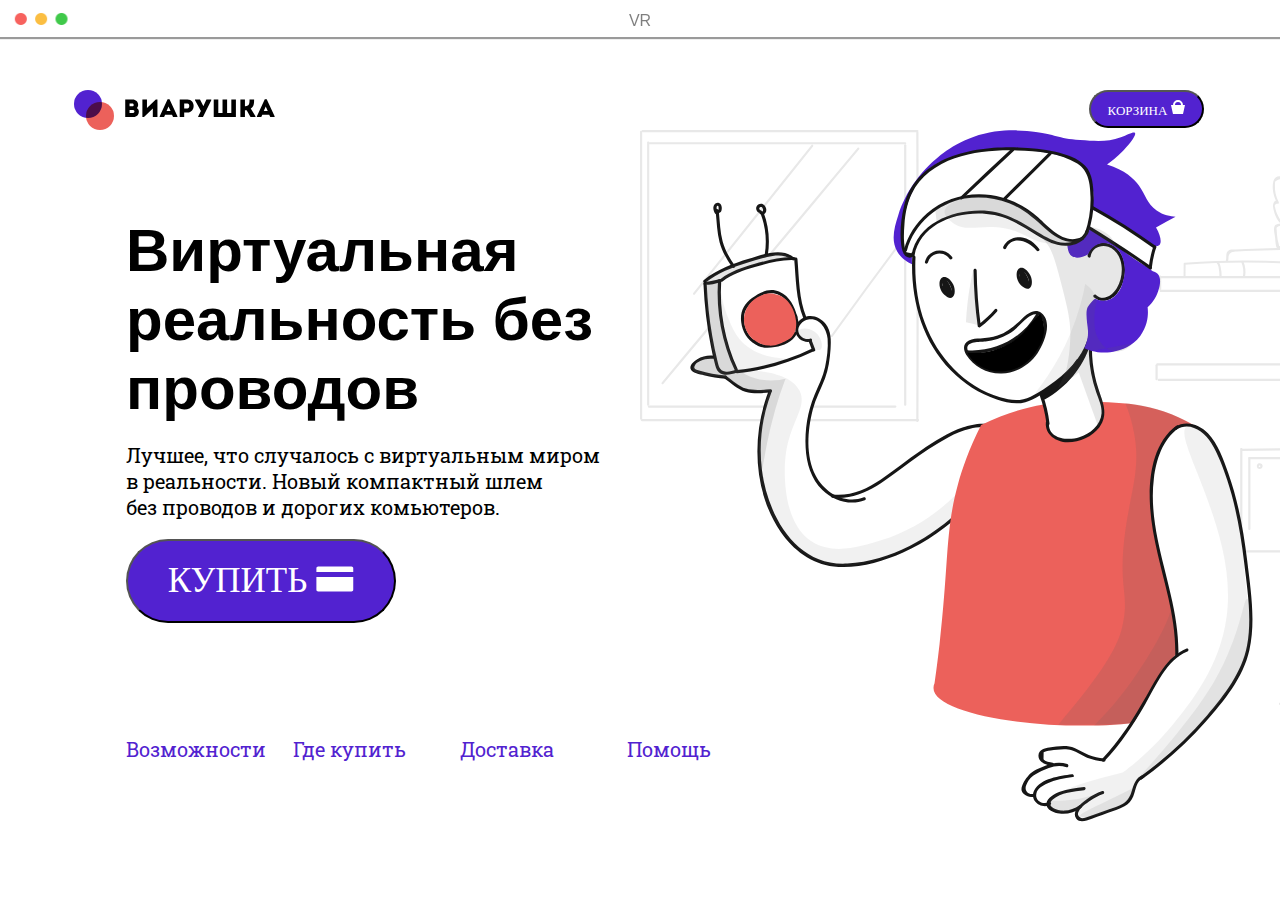
<file: index1.html>
<!DOCTYPE html>
<html lang="en">
<head>
    <meta charset="UTF-8">
    <meta name="viewport" content="width=device-width, initial-scale=1.0">
    <title>Document</title>
    <link href="https://fonts.googleapis.com/css2?family=Roboto+Slab:wght@300&display=swap" rel="stylesheet">
    <link rel="stylesheet" href="./css/style1.css">
</head>
<body>
    <header class="header">
        <div class="header__browser">
<div class="browser__text">VR</div>
</div>
<div class="header__logo">
  <div class="header__logo-container">
<img class="logo-container__image" src="./images/logo.svg" alt="Viarushka">
<button class="logo-container__button-basket">КОРЗИНА
    <img class="button-basket__picture" src="./images/icon_basket.svg" alt="basket">
</button></div></div>
    </header>
    <main class="main">
      <div class="main__container-info">
        <div class="container-info__blok">
        <h1 class="blok__title">Виртуальная реальность без проводов</h1>
        <p class="blok__text">Лучшее, что случалось с виртуальным миром в реальности. Новый компактный шлем без проводов и дорогих комьютеров.</p>
        <button class="blok__button-pay">КУПИТЬ
            <img class="buttun-pay__picture" src="./images/icon_card.svg" alt="bank card">
        </button>
      </div>
            <div class="info__picture">
            <img class="picture__aside" src="./images/guy.svg" alt="guy with joystick and VR helmet">
    </div>
  </div>
    </main>
    <footer class="menu">
      <div class="menu__container">
        <ul class="menu-list">
          <li class="menu-list__item">
            <a class="active-link" href="./index2.html" target="_blank">
                Возможности
            </a>
          </li>
          <li class="menu-list__item">
            <a class="active-link" href="#!">
                Где купить
            </a>
          </li>
          <li class="menu-list__item">
            <a class="active-link" href="#!">
                Доставка </a>
          </li>
          <li class="menu-list__item">
            <a class="active-link" href="#!">
                Помощь
            </a>
          </li>
        </ul>
      </div>
      </footer>
</body>
</html>
</file>
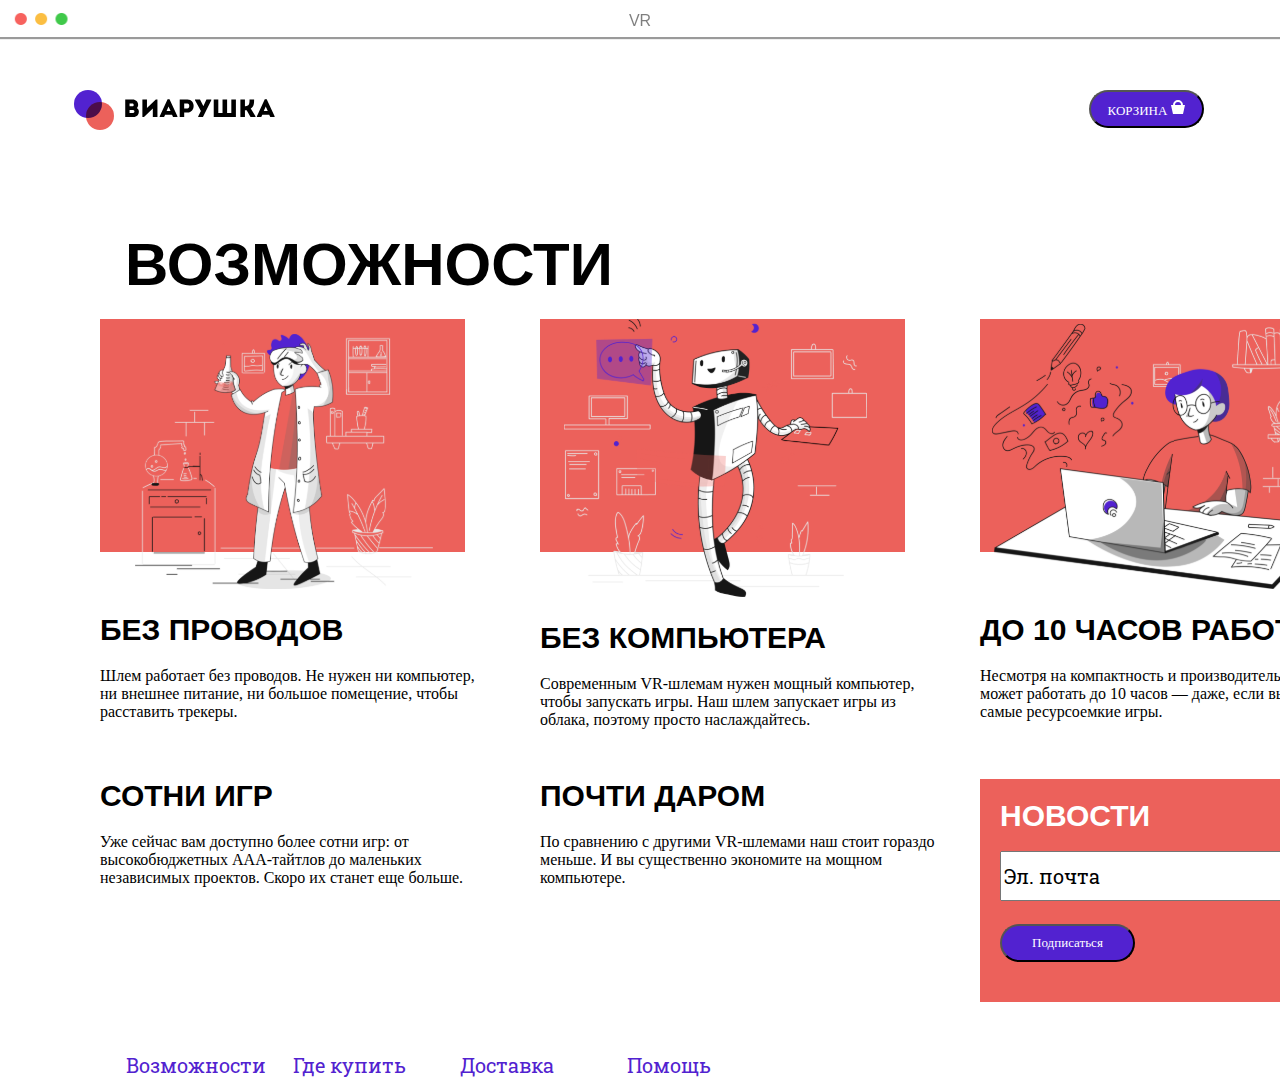
<file: index2.html>
<!DOCTYPE html>
<html lang="en">
<head>
    <meta charset="UTF-8">
    <meta name="viewport" content="width=device-width, initial-scale=1.0">
    <title>Document</title>
    <link href="https://fonts.googleapis.com/css2?family=Roboto+Slab:wght@300&display=swap" rel="stylesheet">
    <link rel="stylesheet" href="./css/style2.css">
</head>
<body>
    <header class="header">
        <div class="header__browser">
<div class="browser__text">VR</div>
</div>
<div class="header__logo">
  <div class="header__logo-container">
<img class="logo-container__image" src="./images/logo.svg" alt="Viarushka">
<button class="logo-container__button-basket">КОРЗИНА
    <img class="button-basket__picture" src="./images/icon_basket.svg" alt="basket">
</button></div></div>
    </header>
            <main class="main">
              <div class="main__container-facilities">
<h1 class="container-facilities__title">Возможности</h1>
<div class="container-facilities__table-info">
<div class="upper-blok">
    <img class="upper-blok__image" src="./images/scientist.svg" alt="scientist">
   <h3 class="upper-blok__title">Без проводов</h3>
<p class="upper-blok__explanations">Шлем работает без проводов. Не нужен ни компьютер, ни внешнее питание, ни большое помещение, чтобы расставить трекеры.</p></div>
<div class="upper-blok">
    <img class="upper-blok__image" src="./images/robot.svg" alt="robot">
   <h3 class="upper-blok__title">Без компьютера</h3>
<p class="upper-blok__explanations">Современным VR-шлемам нужен мощный компьютер, чтобы запускать игры. Наш шлем запускает игры из облака, поэтому просто наслаждайтесь.</p></div>
<div class="upper-blok">
    <img class="upper-blok__image" src="./images/at_the_computer.svg" alt="man at the computer">
    <h3 class="upper-blok__title">До 10 часов работы</h3>
<p class="upper-blok__explanations">Несмотря на компактность и производительность, шлем может работать до 10 часов — даже, если вы играете в самые ресурсоемкие игры.</p>
</div>
<div class="bottom-blok">
<h3 class="bottom-blok__title">Сотни игр</h3>
<p class="bottom-blok__explanations">Уже сейчас вам доступно более сотни игр: от высокобюджетных ААА-тайтлов до маленьких независимых проектов. Скоро их станет еще больше.</p></div>
<div class="bottom-blok">
<h3 class="bottom-blok__title">Почти даром</h3>
<p class="bottom-blok__explanations">По сравнению с другими VR-шлемами наш стоит гораздо меньше. И вы существенно экономите на мощном компьютере.</p></div>
<div class="bottom-blok">
<form class="bottom-blok__subscribe" name="input" action="form.php" method="get">
   <h3 class="subscribe__title">Новости</h3>
   <input class="subscribe__contact" type="email" value="Эл. почта">
   <button class="subscribe__button">Подписаться</button>
</form>
</div>
</div>
</div>
            </main>
            <footer class="menu">
                <div class="menu__container">
                  <ul class="menu-list">
                    <li class="menu-list__item">
                      <a class="active-link" href="#!">
                          Возможности
                      </a>
                    </li>
                    <li class="menu-list__item">
                      <a class="active-link" href="#!">
                          Где купить
                      </a>
                    </li>
                    <li class="menu-list__item">
                      <a class="active-link" href="#!">
                          Доставка
                      </a>
                    </li>
                    <li class="menu-list__item">
                      <a class="active-link" href="#!">
                          Помощь
                      </a>
                    </li>
                  </ul>
                </div>
                </footer>
</body>
</html>
</file>
<file: css/style1.css>
@import url(./basis.css);
@import url(./header.css);
@import url(./main.css);
@import url(./footer.css);
</file>
<file: css/style2.css>
@import url(./basis.css);
@import url(./header.css);
@import url(./main2.css);
@import url(./footer.css);
</file>
